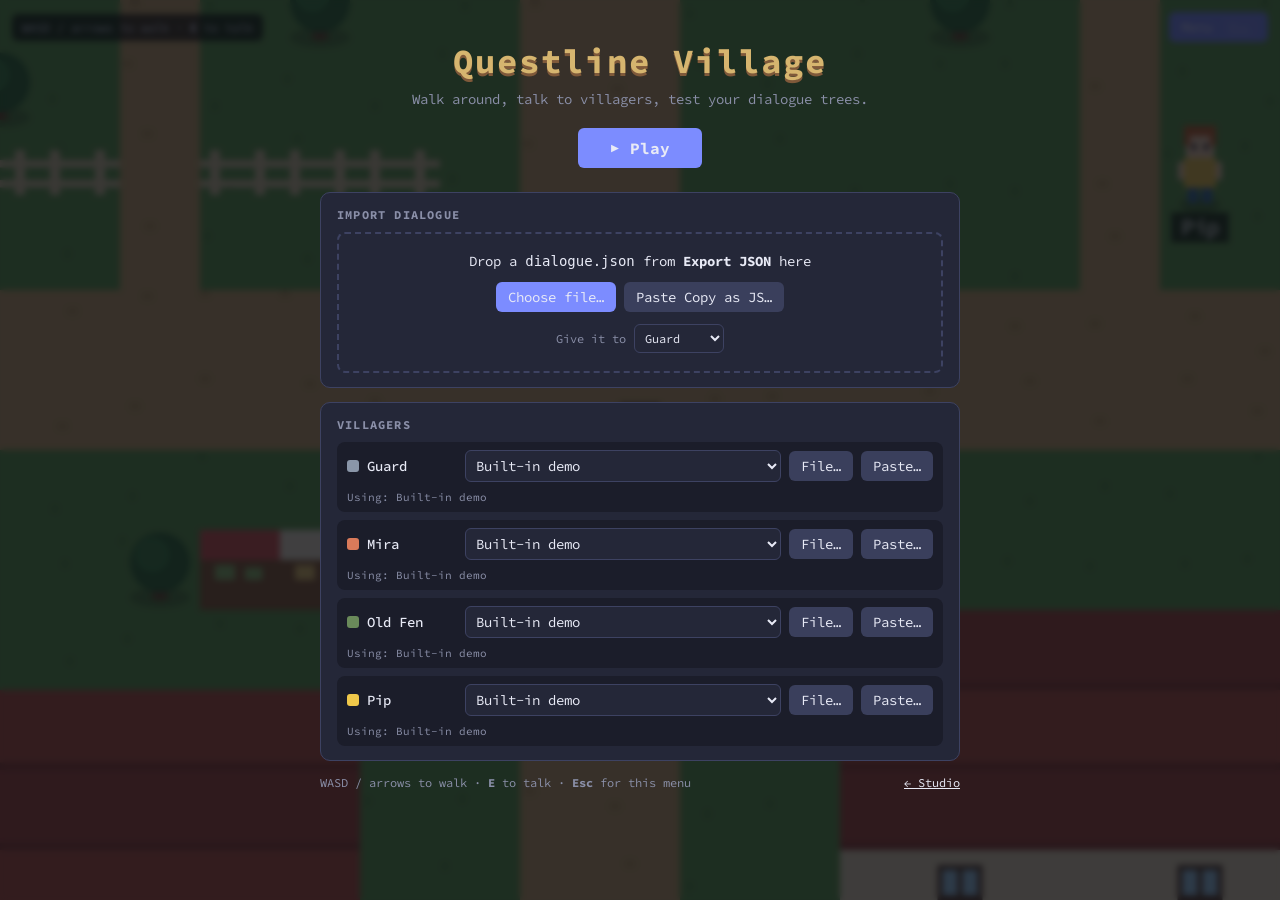
<file: game/index.html>
<!doctype html>
<html lang="en">
<head>
<meta charset="utf-8">
<meta name="viewport" content="width=device-width, initial-scale=1">
<title>Questline Village</title>
<link rel="preconnect" href="https://fonts.googleapis.com">
<link rel="preconnect" href="https://fonts.gstatic.com" crossorigin>
<link rel="stylesheet" href="https://fonts.googleapis.com/css2?family=Source+Code+Pro:wght@400;500;700&display=swap">
<style>
:root {
  --font:'Source Code Pro', ui-monospace, Menlo, Consolas, monospace;
  --bg:#1b1d2a; --panel:#242738; --border:#3d4262; --ghost:#3a3f5c; --field:#1b1d2a;
  --text:#e8eaf6; --muted:#8a8fa8; --accent:#7c8cff; --gold:#d6b56f; --bad:#ff6b81; --good:#5fd38d; --warn:#f0b35a;
}
* { box-sizing:border-box; }
html, body { margin:0; height:100%; overflow:hidden; background:var(--bg); color:var(--text); font:14px var(--font); }
canvas { display:block; width:100vw; height:100vh; image-rendering:pixelated; }
button { font:inherit; color:var(--text); background:var(--accent); border:0; border-radius:6px; padding:6px 12px; cursor:pointer; }
button:hover { filter:brightness(1.12); }
button.ghost { background:var(--ghost); }
kbd { font:inherit; font-size:11px; padding:0 4px; border:1px solid #fff5; border-radius:3px; margin-left:4px; opacity:.8; }

#hud { position:fixed; top:12px; left:12px; right:12px; display:flex; gap:10px; align-items:center; pointer-events:none; }
#hud > * { pointer-events:auto; }
.hud-keys { background:#000a; padding:6px 10px; border-radius:6px; font-size:12px; color:#d8dbef; margin-right:auto; }


#dlg { position:fixed; left:50%; bottom:20px; transform:translateX(-50%); width:min(720px, calc(100vw - 32px));
  background:#151724f2; border:2px solid var(--border); border-radius:10px; padding:14px 18px 10px; box-shadow:0 10px 40px #0009; }
.dlg-head { display:flex; justify-content:space-between; align-items:baseline; margin-bottom:6px; }
#dlgWho { color:var(--gold); font-weight:700; letter-spacing:.04em; }
#dlgNode { color:var(--muted); font-size:11px; }
#dlgText { margin:0 0 10px; line-height:1.55; min-height:2.6em; font-size:15px; white-space:pre-wrap; }
#dlgOpts { display:flex; flex-direction:column; gap:4px; }
.opt { text-align:left; background:transparent; border:1px solid transparent; padding:6px 10px; border-radius:6px; }
.opt:hover, .opt.sel { background:var(--ghost); border-color:var(--accent); filter:none; }
.opt .num { color:var(--muted); margin-right:8px; }
.opt.dead { color:var(--bad); }
.end { color:var(--muted); font-style:italic; padding:4px 10px; }
.warn { color:var(--bad); }
.dlg-hint { color:var(--muted); font-size:11px; text-align:right; margin-top:6px; }

#menu { position:fixed; inset:0; z-index:5; background:#0b0d16c4; backdrop-filter:blur(3px); overflow:auto; padding:40px 16px; display:flex; justify-content:center; align-items:flex-start; }
#menu[hidden] { display:none; }
.menu-box { width:min(640px, 100%); }
.menu-title { text-align:center; }
.menu-title h1 { margin:0; font-size:34px; color:var(--gold); letter-spacing:.06em; text-shadow:0 3px 0 #7f593a; }
.sub { color:var(--muted); margin:8px 0 0; }
.play { display:block; margin:20px auto 24px; font-size:16px; font-weight:700; padding:10px 32px; }
.card { background:var(--panel); border:1px solid var(--border); border-radius:10px; padding:14px 16px; margin-bottom:14px; }
.card h2 { margin:0 0 10px; font-size:12px; text-transform:uppercase; letter-spacing:.1em; color:var(--muted); }
.drop { border:2px dashed var(--border); border-radius:8px; padding:18px 12px; text-align:center; display:flex; flex-direction:column; gap:12px; align-items:center; }
.drop.over { border-color:var(--accent); background:#7c8cff14; }
.drop { transition:border-color .3s, background .3s; }
.drop.ok { border-color:var(--good); background:#5fd38d14; }
.drop.bad { border-color:var(--bad); background:#ff6b8114; }
.import-status { margin:0; font-size:13px; line-height:1.5; }
.import-status:empty { display:none; }
.import-status.ok { color:var(--good); }
.import-status.bad { color:var(--bad); }
.import-status .warn-line { display:block; color:var(--warn); font-size:12px; }
@keyframes flash { from { box-shadow:0 0 0 2px var(--good); background:#5fd38d22; } to { box-shadow:0 0 0 2px transparent; } }
#npcList li.flash { animation:flash 1.8s ease-out; }
.drop-actions { display:flex; gap:8px; flex-wrap:wrap; justify-content:center; }
.give { color:var(--muted); font-size:12px; display:flex; gap:8px; align-items:center; }
.menu-foot { display:flex; justify-content:space-between; gap:12px; flex-wrap:wrap; color:var(--muted); font-size:12px; }
.menu-foot a { color:var(--text); }
.modal { z-index:10; position:fixed; inset:0; background:#0009; display:flex; align-items:center; justify-content:center; padding:16px; }
.modal[hidden], #dlg[hidden] { display:none; }
.modal-box { background:var(--panel); border:1px solid var(--border); border-radius:10px; padding:18px 20px; width:min(620px, 100%); max-height:90vh; overflow:auto; }
.modal-box h2 { margin:0 0 10px; font-size:16px; display:flex; justify-content:space-between; align-items:center; }
.note { color:var(--muted); font-size:12px; line-height:1.5; }
code { color:var(--text); }
#npcList { list-style:none; margin:0; padding:0; display:flex; flex-direction:column; gap:8px; }
#npcList li { display:grid; grid-template-columns:110px 1fr auto auto; gap:8px; align-items:center; background:var(--field); padding:8px 10px; border-radius:8px; }
#npcList .who { display:flex; align-items:center; gap:8px; font-weight:500; }
#npcList .dot { width:12px; height:12px; border-radius:3px; flex:none; }
#npcList .info { grid-column:1 / -1; color:var(--muted); font-size:11px; }
#npcList .info.bad { color:var(--bad); }
select { font:inherit; color:var(--text); background:var(--panel); border:1px solid var(--border); border-radius:6px; padding:5px 6px; min-width:0; }
textarea { width:100%; height:240px; font:12px var(--font); color:var(--text); background:var(--field); border:1px solid var(--border); border-radius:6px; padding:8px; resize:vertical; }
.err { color:var(--bad); font-size:12px; min-height:1em; }
.actions { display:flex; justify-content:flex-end; gap:8px; }

@media (max-width:560px) {
  .hud-keys { display:none; }
  #hud { justify-content:flex-end; }
  #npcList li { grid-template-columns:1fr auto auto; }
  #npcList .who { grid-column:1 / -1; }
}
</style>
</head>
<body>
<canvas id="game"></canvas>

<div id="hud">
  <span class="hud-keys">WASD / arrows to walk · <b>E</b> to talk</span>
  <button id="menuBtn">Menu <kbd>Esc</kbd></button>
</div>


<div id="dlg" hidden>
  <div class="dlg-head"><span id="dlgWho"></span><span id="dlgNode" title="Node id in Questline"></span></div>
  <p id="dlgText"></p>
  <div id="dlgOpts"></div>
  <div class="dlg-hint" id="dlgHint"></div>
</div>

<div id="menu">
  <div class="menu-box">
    <div class="menu-title">
      <h1>Questline Village</h1>
      <p class="sub">Walk around, talk to villagers, test your dialogue trees.</p>
    </div>
    <button id="playBtn" class="play">▶ Play</button>

    <section class="card">
      <h2>Import dialogue</h2>
      <div class="drop" id="drop">
        <span>Drop a <code>dialogue.json</code> from <b>Export JSON</b> here</span>
        <div class="drop-actions">
          <button id="chooseFile">Choose file…</button>
          <button class="ghost" id="pasteBtn">Paste Copy as JS…</button>
        </div>
        <label class="give">Give it to <select id="importTarget"></select></label>
        <p class="import-status" id="importStatus" role="status" aria-live="polite"></p>
      </div>
    </section>

    <section class="card">
      <h2>Villagers</h2>
      <ul id="npcList"></ul>
    </section>

    <p class="menu-foot"><span>WASD / arrows to walk · <b>E</b> to talk · <b>Esc</b> for this menu</span><a href="../index.html">← Studio</a></p>
  </div>
</div>

<div id="pasteModal" class="modal" hidden>
  <div class="modal-box" role="dialog" aria-labelledby="pasteTitle">
    <h2 id="pasteTitle">Paste dialogue</h2>
    <textarea id="pasteText" spellcheck="false" placeholder='const dialogue = { "start": "n1", "nodes": { ... } };'></textarea>
    <p class="err" id="pasteErr"></p>
    <div class="actions"><button class="ghost" id="pasteCancel">Cancel</button><button id="pasteOk">Use this dialogue</button></div>
  </div>
</div>

<input type="file" id="importFile" accept=".json,application/json" hidden>
<script>
/* Questline Village: a tiny top-down test game for dialogue trees made in the studio.
   Kept as one self-contained file so it runs from a server, a double-click, or a file preview.
   Reads the studio's export format { start, nodes: { id: { speaker, text, choices: [{ text, next }] } } }
   and the studio's own saved format (choices use `to` instead of `next`). */
const $ = s => document.querySelector(s);
const STUDIO_KEY = 'npc-dialogue-studio-v1';        // autosave in js/state.js
const STUDIO_SAVES_KEY = 'npc-dialogue-studio-saves-v1'; // named saves in js/saves.js
const GAME_KEY = 'questline-game-v1';
const T = 32; // tile size in world pixels

/* ---------- Built-in demo dialogues (export format) ---------- */
const BUILTIN = {
  guard: { start: 'n1', nodes: {
    n1: { speaker: 'Guard', text: 'Halt! State your business in Eldoria.', choices: [{ text: 'I seek the king.', next: 'n2' }, { text: 'Just passing through.', next: 'n3' }] },
    n2: { speaker: 'Guard', text: 'The king sees no one today. Come back tomorrow.', choices: [] },
    n3: { speaker: 'Guard', text: 'Then move along, traveler. And keep your sword sheathed.', choices: [] },
  } },
  mira: { start: 'a', nodes: {
    a: { speaker: 'Mira', text: 'Fresh bread, dried herbs, slightly-used rope! What catches your eye?', choices: [{ text: 'What do you recommend?', next: 'b' }, { text: 'Heard any rumours?', next: 'c' }, { text: 'Nothing today.', next: null }] },
    b: { speaker: 'Mira', text: 'The honey loaf. Old Fen swears it\'s the only thing the river fish won\'t steal.', choices: [{ text: 'I\'ll take one.', next: 'd' }, { text: 'Back to the stall.', next: 'a' }] },
    c: { speaker: 'Mira', text: 'They say something glows under the bridge at night. Fen won\'t talk about it.', choices: [{ text: 'Interesting...', next: 'a' }] },
    d: { speaker: 'Mira', text: 'Pleasure doing business! Mind the crumbs.', choices: [] },
  } },
  fen: { start: 'f1', nodes: {
    f1: { speaker: 'Old Fen', text: '...Shh. You\'ll scare the fish.', choices: [{ text: 'Caught anything?', next: 'f2' }, { text: 'What glows under the bridge?', next: 'f3' }] },
    f2: { speaker: 'Old Fen', text: 'A boot, two sticks, and a deep sense of patience.', choices: [{ text: 'Good luck.', next: null }] },
    f3: { speaker: 'Old Fen', text: '*long stare* ...Who told you that? Mira? Of course it was Mira.', choices: [{ text: 'So it\'s true?', next: 'f4' }, { text: 'Never mind.', next: null }] },
    f4: { speaker: 'Old Fen', text: 'Come back when you\'ve got a better story of your own.', choices: [] },
  } },
  pip: { start: 'p1', nodes: {
    p1: { speaker: 'Pip', text: 'Wanna play tag? You\'re it! ...Wait, you can\'t run. That\'s no fun.', choices: [{ text: 'I can run!', next: 'p2' }, { text: 'Maybe later.', next: 'p3' }] },
    p2: { speaker: 'Pip', text: 'Prove it! Run around the whole village and come back!', choices: [] },
    p3: { speaker: 'Pip', text: 'Grown-ups always say that.', choices: [] },
  } },
};

/* ---------- Map ---------- */
const MW = 40, MH = 28;
const SOLID = new Set(['#', '~', 'R', 'H', 'D', 'F', 'S', 'W']);
const map = Array.from({ length: MH }, () => Array(MW).fill('.'));
const set = (x, y, c) => { if (x >= 0 && y >= 0 && x < MW && y < MH) map[y][x] = c; };
const rect = (x, y, w, h, c) => { for (let j = y; j < y + h; j++) for (let i = x; i < x + w; i++) set(i, j, c); };
const hash = (x, y) => { let h = x * 374761393 + y * 668265263; h = (h ^ (h >> 13)) * 1274126177; return ((h ^ (h >> 16)) >>> 0) / 4294967295; };

function house(x, y, w, h) {
  rect(x, y, w, h - 2, 'R');      // roof
  rect(x, y + h - 2, w, 2, 'H');  // walls
  set(x + 1, y + h - 2, 'W'); set(x + w - 2, y + h - 2, 'W'); // windows
  set(x + (w >> 1), y + h - 1, 'D'); // door
  return { door: [x + (w >> 1), y + h] };
}

(function buildMap() {
  rect(0, 0, MW, MH, '.');
  rect(28, 0, 3, MH, '~');                 // river
  rect(2, 13, 34, 2, '=');                 // main road
  rect(28, 13, 3, 2, 'B');                 // bridge
  rect(12, 4, 2, 21, '=');                 // north-south road
  for (const [hx, hy, w, h] of [[4, 4, 6, 5], [16, 3, 7, 6], [16, 17, 6, 5], [4, 18, 6, 5]]) {
    const { door } = house(hx, hy, w, h);
    for (let y = door[1]; y < 13; y++) set(door[0], y, '=');   // north houses: path up to the main road
    for (let y = door[1]; y > 14 && y <= 24; y++) set(door[0], y, '='); // south houses: path down to the lane
  }
  rect(4, 24, 17, 1, '=');                 // southern lane
  rect(8, 16, 3, 1, 'S');                  // market stall
  rect(2, 11, 9, 1, 'F'); set(7, 11, '='); // garden fence, gap at the path
  // scatter trees and flowers on open grass, keeping roads clear
  rect(34, 6, 3, 3, ',');                  // flower clearing in the forest
  for (let y = 0; y < MH; y++) for (let x = 0; x < MW; x++) {
    if (map[y][x] !== '.') continue;
    const edge = x < 1 || y < 1 || x >= MW - 1 || y >= MH - 1;
    const nearRoad = [[0, 1], [0, -1], [1, 0], [-1, 0]].some(([dx, dy]) => (map[y + dy] || [])[x + dx] === '=');
    const forest = x > 31 && !(x >= 34 && x <= 36 && y >= 6 && y <= 8);
    const r = hash(x, y);
    if (edge || (!nearRoad && r < (forest ? 0.32 : 0.05))) map[y][x] = '#';
    else if (r > 0.93) map[y][x] = ',';
  }
  // keep trees off the NPCs and the spots around them
  for (const [x, y] of [[26, 12], [11, 16], [27, 6], [20, 11]])
    for (let j = y - 1; j <= y + 1; j++) for (let i = x - 1; i <= x + 1; i++) if (map[j][i] === '#' || map[j][i] === ',') map[j][i] = '.';
})();

const solidAt = (px, py) => {
  const x = Math.floor(px / T), y = Math.floor(py / T);
  return x < 0 || y < 0 || x >= MW || y >= MH || SOLID.has(map[y][x]);
};

/* ---------- Characters ---------- */
const player = { x: 13 * T + 4, y: 15 * T, dir: 'down', step: 0, moving: false,
  look: { shirt: '#7c8cff', pants: '#3b3f63', hair: '#5a3a22', skin: '#f2c9a0' } };

const NPCS = [
  { id: 'guard', name: 'Guard', x: 26, y: 12, dir: 'right', look: { shirt: '#8a96a8', pants: '#4a5060', hair: '#9aa4b4', skin: '#e8b98f', helmet: true } },
  { id: 'mira',  name: 'Mira',  x: 11, y: 16, dir: 'down',    look: { shirt: '#d97a5a', pants: '#6b3c3c', hair: '#2b1b14', skin: '#c98d62' } },
  { id: 'fen',   name: 'Old Fen', x: 27, y: 6, dir: 'right', look: { shirt: '#6a8a5a', pants: '#4c4030', hair: '#dddddd', skin: '#e6b48c' } },
  { id: 'pip',   name: 'Pip',   x: 20, y: 11, dir: 'down',  look: { shirt: '#f0c84a', pants: '#3a6ea5', hair: '#c4622d', skin: '#f5d0ae' }, small: true },
].map(n => ({ ...n, x: n.x * T + 4, y: n.y * T + 8, homeDir: n.dir }));

const W_BOX = 24, H_BOX = 14; // collision box at the feet
function blocked(x, y, self) {
  const pts = [[x, y], [x + W_BOX, y], [x, y + H_BOX], [x + W_BOX, y + H_BOX]];
  if (pts.some(([px, py]) => solidAt(px, py + 10))) return true;
  return NPCS.some(n => n !== self && x < n.x + W_BOX && x + W_BOX > n.x && y < n.y + H_BOX && y + H_BOX > n.y);
}

/* ---------- Dialogue sources ---------- */
function readJSON(key, fallback) { try { return JSON.parse(localStorage.getItem(key)) ?? fallback; } catch (e) { return fallback; } }
let assign = readJSON(GAME_KEY, {});
function saveAssign() { try { localStorage.setItem(GAME_KEY, JSON.stringify(assign)); } catch (e) {} }
// If the studio's story is readable (same browser storage), the guard plays it by default; otherwise demo lines.
const sourceOf = npc => assign[npc.id]?.src || (npc.id === 'guard' && readJSON(STUDIO_KEY, null) ? 'current' : 'builtin');

/* Accept the export format, the studio's saved format, or "Copy as JS" text. */
function normalize(raw) {
  if (typeof raw === 'string') {
    const s = raw.trim().replace(/^(const|let|var)\s+\w+\s*=\s*/, '').replace(/;\s*$/, '');
    raw = JSON.parse(s);
  }
  if (!raw || typeof raw.nodes !== 'object') throw new Error('no "nodes" object found');
  const nodes = {};
  for (const [id, n] of Object.entries(raw.nodes))
    nodes[id] = { speaker: n.speaker || '', text: n.text || '',
      choices: (n.choices || []).map(c => ({ text: c.text || '', next: c.next ?? c.to ?? null })) };
  const start = raw.start in nodes ? raw.start : Object.keys(nodes)[0];
  if (!start) throw new Error('the story has no nodes');
  return { start, nodes };
}

/* Resolve an NPC's dialogue right when you talk, so studio edits show up without reloading. */
function dialogueFor(npc) {
  const src = sourceOf(npc);
  try {
    if (src === 'current') {
      const d = readJSON(STUDIO_KEY, null);
      if (d) return { tree: normalize(d), label: 'Current Questline story' };
      return { tree: BUILTIN[npc.id], label: 'Built-in (no studio story found yet)' };
    }
    if (src.startsWith('save:')) {
      const slot = readJSON(STUDIO_SAVES_KEY, []).find(s => s.name === src.slice(5));
      if (slot) return { tree: normalize(slot.data), label: `Save "${slot.name}"` };
      return { tree: BUILTIN[npc.id], label: `Save "${src.slice(5)}" is missing, using built-in` };
    }
    if (src === 'custom' && assign[npc.id]?.data) return { tree: normalize(assign[npc.id].data), label: assign[npc.id].name || 'Imported' };
  } catch (e) {
    return { tree: BUILTIN[npc.id], label: `Couldn't read dialogue (${e.message}), using built-in`, bad: true };
  }
  return { tree: BUILTIN[npc.id], label: 'Built-in demo' };
}

/* ---------- Dialogue box ---------- */
const dlg = $('#dlg'), dlgWho = $('#dlgWho'), dlgNode = $('#dlgNode'), dlgText = $('#dlgText'), dlgOpts = $('#dlgOpts'), dlgHint = $('#dlgHint');
let talk = null; // { npc, tree, id, typing, sel, ended }

function startTalk(npc) {
  const { tree } = dialogueFor(npc);
  // Face each other
  const dx = player.x - npc.x, dy = player.y - npc.y;
  npc.dir = Math.abs(dx) > Math.abs(dy) ? (dx > 0 ? 'right' : 'left') : (dy > 0 ? 'down' : 'up');
  talk = { npc, tree, id: null, typing: null, sel: 0, ended: false };
  dlg.hidden = false;
  show(tree.start);
}

function endTalk() {
  if (!talk) return;
  clearInterval(talk.typing?.timer);
  talk.npc.dir = talk.npc.homeDir;
  talk = null; dlg.hidden = true;
}

function show(id) {
  const n = talk.tree.nodes[id];
  talk.id = id; talk.sel = 0; talk.ended = false;
  dlgOpts.innerHTML = '';
  dlgNode.textContent = id ?? '';
  if (!n) {
    dlgWho.textContent = talk.npc.name;
    dlgText.innerHTML = `<span class="warn">(missing node "${esc(id)}" — a choice points somewhere that doesn't exist)</span>`;
    return finishNode([]);
  }
  dlgWho.textContent = n.speaker || talk.npc.name;
  typeOut(n.text || '…', () => finishNode(n.choices));
}

function typeOut(text, done) {
  let i = 0;
  dlgText.textContent = '';
  dlgHint.textContent = 'E / Space to skip';
  const timer = setInterval(() => {
    dlgText.textContent = text.slice(0, ++i);
    if (i >= text.length) talk.typing.finish();
  }, 1000 / 55);
  talk.typing = { timer, finish() { clearInterval(timer); talk.typing = null; dlgText.textContent = text; done(); } };
}

function finishNode(choices) {
  if (!choices.length) {
    talk.ended = true;
    dlgOpts.innerHTML = '<div class="end">— end of conversation —</div>';
    dlgHint.textContent = 'E / Space to close';
    return;
  }
  choices.forEach((c, i) => {
    const b = document.createElement('button');
    const dead = c.next && !talk.tree.nodes[c.next];
    b.className = 'opt' + (dead ? ' dead' : '');
    b.title = dead ? `Points to missing node "${c.next}"` : c.next ? `→ ${c.next}` : 'Ends the conversation';
    b.innerHTML = `<span class="num">${i + 1}.</span>${esc(c.text || '(empty reply)')}`;
    b.onclick = () => pick(i);
    b.onmouseenter = () => { talk.sel = i; highlight(); };
    dlgOpts.appendChild(b);
  });
  dlgHint.textContent = '↑↓ / 1–9 to choose · E to confirm · Esc to leave';
  highlight();
}

function highlight() { [...dlgOpts.querySelectorAll('.opt')].forEach((b, i) => b.classList.toggle('sel', i === talk.sel)); }

function pick(i) {
  const c = talk.tree.nodes[talk.id]?.choices[i];
  if (!c) return;
  if (c.next == null || c.next === '') endTalk(); else show(c.next);
}

function esc(s) { return String(s).replace(/&/g, '&amp;').replace(/</g, '&lt;').replace(/"/g, '&quot;'); }

dlg.addEventListener('click', e => { if (!e.target.closest('.opt')) talk?.typing?.finish(); });

let walkTarget = null;

/* ---------- Main menu ---------- */
const menu = $('#menu'), npcList = $('#npcList'), importFile = $('#importFile'), importTarget = $('#importTarget'), drop = $('#drop');
let importFor = [];   // villagers the next imported/pasted dialogue goes to
let started = false;

importTarget.innerHTML = NPCS.map(n => `<option value="${n.id}">${esc(n.name)}</option>`).join('') + '<option value="*">Everyone</option>';
const chosenTargets = () => importTarget.value === '*' ? NPCS : NPCS.filter(n => n.id === importTarget.value);

function renderMenu() {
  const saves = readJSON(STUDIO_SAVES_KEY, []);
  const hasCurrent = !!readJSON(STUDIO_KEY, null);
  npcList.innerHTML = '';
  for (const npc of NPCS) {
    const src = sourceOf(npc);
    const opts = [['builtin', 'Built-in demo'], ['current', 'Current Questline story' + (hasCurrent ? '' : ' (none found)')],
      ...saves.map(s => ['save:' + s.name, 'Save: ' + s.name])];
    if (assign[npc.id]?.data) opts.push(['custom', 'Imported: ' + (assign[npc.id].name || 'file')]);
    if (src.startsWith('save:') && !opts.some(o => o[0] === src)) opts.push([src, src.slice(5) + ' (missing)']);
    const { label, bad } = dialogueFor(npc);
    const li = document.createElement('li');
    li.dataset.id = npc.id;
    li.innerHTML = `<span class="who"><span class="dot" style="background:${npc.look.shirt}"></span>${esc(npc.name)}</span>
      <select>${opts.map(([v, t]) => `<option value="${esc(v)}"${v === src ? ' selected' : ''}>${esc(t)}</option>`).join('')}</select>
      <button class="ghost" data-act="file">File…</button><button class="ghost" data-act="paste">Paste…</button>
      <span class="info${bad ? ' bad' : ''}">Using: ${esc(label)}</span>`;
    li.querySelector('select').onchange = e => { assign[npc.id] = { ...assign[npc.id], src: e.target.value }; saveAssign(); renderMenu(); };
    li.querySelector('[data-act=file]').onclick = () => { importFor = [npc]; importFile.click(); };
    li.querySelector('[data-act=paste]').onclick = () => openPaste([npc]);
    npcList.appendChild(li);
  }
}

/* Feedback for imports: a status line in the import box, plus a flash on the villagers that changed. */
const importStatus = $('#importStatus');
function showImport(ok, html) {
  importStatus.className = 'import-status ' + (ok ? 'ok' : 'bad');
  importStatus.innerHTML = html;
  drop.classList.remove('ok', 'bad'); void drop.offsetWidth; drop.classList.add(ok ? 'ok' : 'bad');
}

function setCustom(npcs, data, name) {
  const tree = normalize(data); // throws if invalid
  for (const npc of npcs) assign[npc.id] = { src: 'custom', data, name };
  saveAssign(); renderMenu();
  for (const npc of npcs) npcList.querySelector(`[data-id="${npc.id}"]`)?.classList.add('flash');
  const count = Object.keys(tree.nodes).length;
  const broken = Object.values(tree.nodes).flatMap(n => n.choices).filter(c => c.next && !tree.nodes[c.next]).length;
  const who = npcs.length === NPCS.length ? 'everyone' : npcs.map(n => n.name).join(', ');
  showImport(true, `✓ Imported <b>${esc(name)}</b> → ${esc(who)} · ${count} node${count === 1 ? '' : 's'}, starts at "${esc(tree.start)}"` +
    (broken ? `<span class="warn-line">⚠ ${broken} choice${broken === 1 ? ' points' : 's point'} to a missing node</span>` : ''));
}

async function importFromFile(f, npcs) {
  if (!f) return;
  try { setCustom(npcs, JSON.parse(await f.text()), f.name); }
  catch (err) { showImport(false, `✕ Couldn't import <b>${esc(f.name)}</b>: ${esc(err.message)}`); }
}
importFile.onchange = e => { const f = e.target.files[0]; e.target.value = ''; importFromFile(f, importFor); };
$('#chooseFile').onclick = () => { importFor = chosenTargets(); importFile.click(); };
$('#pasteBtn').onclick = () => openPaste(chosenTargets());

// Drag a file anywhere onto the menu
menu.addEventListener('dragover', e => { e.preventDefault(); drop.classList.add('over'); });
menu.addEventListener('dragleave', e => { if (!menu.contains(e.relatedTarget)) drop.classList.remove('over'); });
menu.addEventListener('drop', e => { e.preventDefault(); drop.classList.remove('over'); importFromFile(e.dataTransfer.files[0], chosenTargets()); });

const pasteModal = $('#pasteModal'), pasteText = $('#pasteText'), pasteErr = $('#pasteErr');
let pasteFor = [];
function openPaste(npcs) { pasteFor = npcs; pasteText.value = ''; pasteErr.textContent = ''; pasteModal.hidden = false; pasteText.focus(); }
$('#pasteCancel').onclick = () => { pasteModal.hidden = true; };
$('#pasteOk').onclick = () => {
  try { setCustom(pasteFor, normalize(pasteText.value), 'pasted dialogue'); pasteModal.hidden = true; }
  catch (err) { pasteErr.textContent = 'Not a valid dialogue: ' + err.message; }
};

function openMenu() { endTalk(); keys.clear(); walkTarget = null; renderMenu(); menu.hidden = false; }
function play() { started = true; $('#playBtn').textContent = '▶ Resume'; menu.hidden = true; }
$('#playBtn').onclick = play;
$('#menuBtn').onclick = openMenu;


/* ---------- Input ---------- */
const keys = new Set();
const anyModal = () => !menu.hidden || !pasteModal.hidden;
window.addEventListener('keydown', e => {
  if (!pasteModal.hidden) { if (e.key === 'Escape') pasteModal.hidden = true; return; }
  if (!menu.hidden) {
    if (e.key === 'Escape' && started) play();
    else if (e.key === 'Enter' && e.target === document.body) play();
    return;
  }
  const k = e.key.toLowerCase();
  if (talk) {
    const count = dlgOpts.querySelectorAll('.opt').length;
    if (['e', ' ', 'enter'].includes(k)) {
      e.preventDefault();
      if (talk.typing) talk.typing.finish();
      else if (talk.ended) endTalk();
      else if (count) pick(talk.sel);
    } else if (k === 'escape') endTalk();
    else if (k === 'tab') { e.preventDefault(); openMenu(); }
    else if ((k === 'arrowdown' || k === 's') && count) { talk.sel = (talk.sel + 1) % count; highlight(); e.preventDefault(); }
    else if ((k === 'arrowup' || k === 'w') && count) { talk.sel = (talk.sel + count - 1) % count; highlight(); e.preventDefault(); }
    else if (/^[1-9]$/.test(k) && !talk.typing && +k <= count) pick(+k - 1);
    return;
  }
  if (k === 'escape' || k === 'tab') { e.preventDefault(); openMenu(); return; }
  if (k === 'e' || k === ' ' || k === 'enter') { const n = nearbyNpc(); if (n) { e.preventDefault(); startTalk(n); } return; }
  if (k.startsWith('arrow') || 'wasd'.includes(k)) e.preventDefault();
  keys.add(k);
});
window.addEventListener('keyup', e => keys.delete(e.key.toLowerCase()));
window.addEventListener('blur', () => keys.clear());

// Click/tap an NPC next to you to talk; tap the ground to walk there.
const canvas = $('#game'), ctx = canvas.getContext('2d');
canvas.addEventListener('pointerdown', e => {
  if (talk) { talk.typing?.finish(); if (talk.ended) endTalk(); return; }
  const wx = e.clientX / scale + cam.x, wy = e.clientY / scale + cam.y;
  const hit = NPCS.find(n => wx > n.x - 4 && wx < n.x + W_BOX + 4 && wy > n.y - 26 && wy < n.y + H_BOX + 10);
  if (hit && hit === nearbyNpc()) return startTalk(hit);
  walkTarget = { x: wx - W_BOX / 2, y: wy - H_BOX / 2, npc: hit };
});

function nearbyNpc() {
  let best = null, bestD = 46;
  for (const n of NPCS) {
    const d = Math.hypot(n.x - player.x, n.y - player.y);
    if (d < bestD) { best = n; bestD = d; }
  }
  return best;
}

/* ---------- Update & render ---------- */
let scale = 2, cam = { x: 0, y: 0 };
function resize() {
  const dpr = window.devicePixelRatio || 1;
  canvas.width = innerWidth * dpr; canvas.height = innerHeight * dpr;
  scale = Math.max(1.5, Math.min(3, Math.min(innerWidth / (16 * T), innerHeight / (11 * T))));
  ctx.setTransform(dpr, 0, 0, dpr, 0, 0);
}
addEventListener('resize', resize); resize();

const SPEED = 130; // px per second
function update(dt) {
  let dx = 0, dy = 0;
  if (!talk && !anyModal()) {
    if (keys.has('arrowleft') || keys.has('a')) dx -= 1;
    if (keys.has('arrowright') || keys.has('d')) dx += 1;
    if (keys.has('arrowup') || keys.has('w')) dy -= 1;
    if (keys.has('arrowdown') || keys.has('s')) dy += 1;
    if (dx || dy) walkTarget = null;
    else if (walkTarget) {
      const tx = walkTarget.x - player.x, ty = walkTarget.y - player.y, d = Math.hypot(tx, ty);
      if (walkTarget.npc && walkTarget.npc === nearbyNpc()) { const n = walkTarget.npc; walkTarget = null; startTalk(n); }
      else if (d < 3) walkTarget = null;
      else { dx = tx / d; dy = ty / d; }
    }
  }
  player.moving = !!(dx || dy);
  if (player.moving) {
    const len = Math.hypot(dx, dy), sx = dx / len * SPEED * dt, sy = dy / len * SPEED * dt;
    const bx = player.x, by = player.y;
    if (!blocked(player.x + sx, player.y, player)) player.x += sx;
    if (!blocked(player.x, player.y + sy, player)) player.y += sy;
    if (walkTarget && player.x === bx && player.y === by) walkTarget = null; // stuck: give up
    player.dir = Math.abs(dx) > Math.abs(dy) ? (dx > 0 ? 'right' : 'left') : (dy > 0 ? 'down' : 'up');
    player.step += dt * 10;
  } else player.step = 0;

  const vw = innerWidth / scale, vh = innerHeight / scale;
  cam.x = Math.max(0, Math.min(MW * T - vw, player.x + W_BOX / 2 - vw / 2));
  cam.y = Math.max(0, Math.min(MH * T - vh, player.y - vh / 2));
  if (MW * T < vw) cam.x = (MW * T - vw) / 2;
  if (MH * T < vh) cam.y = (MH * T - vh) / 2;
}

function drawTile(c, x, y, t) {
  const px = x * T, py = y * T, r = hash(x, y);
  const grass = () => { ctx.fillStyle = r < 0.5 ? '#5d9a4a' : '#61a04e'; ctx.fillRect(px, py, T, T);
    ctx.fillStyle = '#4f8a3e'; ctx.fillRect(px + (r * 23 | 0), py + (r * 97 % 27 | 0), 2, 3); };
  switch (c) {
    case '.': grass(); break;
    case ',': grass();
      ctx.fillStyle = r > 0.965 ? '#f4e36b' : '#f28fb0';
      ctx.fillRect(px + 8, py + 10, 4, 4); ctx.fillRect(px + 20, py + 18, 4, 4); ctx.fillRect(px + 13, py + 22, 3, 3); break;
    case '=': ctx.fillStyle = '#c9a66b'; ctx.fillRect(px, py, T, T);
      ctx.fillStyle = '#b8955c'; ctx.fillRect(px + (r * 25 | 0), py + (r * 71 % 25 | 0), 4, 3); break;
    case '~': {
      ctx.fillStyle = '#3d7fc4'; ctx.fillRect(px, py, T, T);
      ctx.fillStyle = '#6aa6e0';
      const o = Math.sin(t * 2 + x + y * 0.7) * 4;
      ctx.fillRect(px + 6 + o, py + 8, 10, 2); ctx.fillRect(px + 16 - o, py + 22, 8, 2); break; }
    case 'B': ctx.fillStyle = '#3d7fc4'; ctx.fillRect(px, py, T, T);
      ctx.fillStyle = '#9b6b3e'; ctx.fillRect(px, py, T, T);
      ctx.fillStyle = '#7d5230'; for (let i = 0; i < T; i += 8) ctx.fillRect(px + i, py, 1, T);
      if (map[y - 1]?.[x] !== 'B') { ctx.fillStyle = '#5b3a20'; ctx.fillRect(px, py, T, 4); }
      if (map[y + 1]?.[x] !== 'B') { ctx.fillStyle = '#5b3a20'; ctx.fillRect(px, py + T - 4, T, 4); } break;
    case '#': grass();
      ctx.fillStyle = '#00000030'; ctx.beginPath(); ctx.ellipse(px + 16, py + 27, 12, 4, 0, 0, 7); ctx.fill();
      ctx.fillStyle = '#6b4a2b'; ctx.fillRect(px + 13, py + 18, 6, 10);
      ctx.fillStyle = '#2f6b34'; ctx.beginPath(); ctx.arc(px + 16, py + 13, 12, 0, 7); ctx.fill();
      ctx.fillStyle = '#3c8442'; ctx.beginPath(); ctx.arc(px + 13, py + 10, 7, 0, 7); ctx.fill(); break;
    case 'R': ctx.fillStyle = (y % 2) ? '#a8463a' : '#b8503f'; ctx.fillRect(px, py, T, T);
      ctx.fillStyle = '#8e3a30'; ctx.fillRect(px, py + T - 3, T, 3); break;
    case 'H': case 'W': case 'D':
      ctx.fillStyle = '#e8d8b8'; ctx.fillRect(px, py, T, T);
      ctx.fillStyle = '#cbb894'; ctx.fillRect(px, py + T - 2, T, 2);
      if (c === 'W') { ctx.fillStyle = '#5a4030'; ctx.fillRect(px + 7, py + 6, 18, 14); ctx.fillStyle = '#9fd0f0'; ctx.fillRect(px + 9, py + 8, 14, 10); ctx.fillStyle = '#5a4030'; ctx.fillRect(px + 15, py + 8, 2, 10); }
      if (c === 'D') { ctx.fillStyle = '#6b4226'; ctx.fillRect(px + 8, py + 4, 16, T - 4); ctx.fillStyle = '#e0b84a'; ctx.fillRect(px + 20, py + 18, 2, 2); }
      break;
    case 'F': grass(); ctx.fillStyle = '#d8c7a0';
      ctx.fillRect(px, py + 12, T, 3); ctx.fillRect(px, py + 20, T, 3); ctx.fillRect(px + 4, py + 8, 4, 18); ctx.fillRect(px + 22, py + 8, 4, 18); break;
    case 'S': ctx.fillStyle = '#c9a66b'; ctx.fillRect(px, py, T, T);
      ctx.fillStyle = '#8a5a34'; ctx.fillRect(px, py + 12, T, 20);
      ctx.fillStyle = x % 2 ? '#f0e6d0' : '#d9534f'; ctx.fillRect(px, py, T, 12);
      ctx.fillStyle = ['#e9c46a', '#e76f51', '#90be6d'][x % 3]; ctx.fillRect(px + 6, py + 14, 8, 6); ctx.fillRect(px + 18, py + 15, 7, 5); break;
  }
}

function drawChar(ch, t) {
  const L = ch.look, s = ch.small ? 0.8 : 1;
  const cx = ch.x + W_BOX / 2, feet = ch.y + H_BOX + 8;
  const bob = ch.moving ? Math.abs(Math.sin(ch.step)) * 2 : Math.sin(t * 2 + ch.x) * 0.6;
  ctx.save(); ctx.translate(cx, feet); ctx.scale(s, s);
  ctx.fillStyle = '#00000038'; ctx.beginPath(); ctx.ellipse(0, 0, 10, 4, 0, 0, 7); ctx.fill();
  const leg = ch.moving ? Math.sin(ch.step) * 3 : 0;
  ctx.fillStyle = L.pants; ctx.fillRect(-6, -10 + leg * 0.3, 5, 9 - leg); ctx.fillRect(1, -10 - leg * 0.3, 5, 9 + leg);
  ctx.translate(0, -bob);
  ctx.fillStyle = L.shirt; ctx.fillRect(-8, -24, 16, 15);
  ctx.fillStyle = L.skin;  ctx.fillRect(-11, -22, 3, 9); ctx.fillRect(8, -22, 3, 9); // arms
  ctx.fillRect(-7, -38, 14, 14); // head
  ctx.fillStyle = L.helmet ? '#b8c0cc' : L.hair;
  if (ch.dir === 'up') ctx.fillRect(-8, -40, 16, 14);
  else { ctx.fillRect(-8, -40, 16, 5); if (ch.dir !== 'right') ctx.fillRect(-8, -36, 3, 6); if (ch.dir !== 'left') ctx.fillRect(5, -36, 3, 6); }
  if (L.helmet) { ctx.fillStyle = '#d6b56f'; ctx.fillRect(-1, -44, 2, 5); }
  ctx.fillStyle = '#1b1d2a';
  if (ch.dir === 'down') { ctx.fillRect(-4, -31, 2, 3); ctx.fillRect(2, -31, 2, 3); }
  if (ch.dir === 'left') ctx.fillRect(-5, -31, 2, 3);
  if (ch.dir === 'right') ctx.fillRect(3, -31, 2, 3);
  ctx.restore();
}

function drawBubble(npc, t) {
  const x = npc.x + W_BOX / 2, y = npc.y - 40 + Math.sin(t * 4) * 2;
  ctx.fillStyle = '#fff'; ctx.strokeStyle = '#1b1d2a'; ctx.lineWidth = 1.5;
  ctx.beginPath(); ctx.roundRect(x - 9, y - 18, 18, 16, 4); ctx.fill(); ctx.stroke();
  ctx.beginPath(); ctx.moveTo(x - 3, y - 2.5); ctx.lineTo(x, y + 3); ctx.lineTo(x + 3, y - 2.5); ctx.fill();
  ctx.fillStyle = '#1b1d2a'; ctx.font = 'bold 11px "Source Code Pro", monospace'; ctx.textAlign = 'center'; ctx.fillText('E', x, y - 6);
}

function drawName(npc) {
  ctx.font = '500 9px "Source Code Pro", monospace'; ctx.textAlign = 'center';
  const x = npc.x + W_BOX / 2, y = npc.y + H_BOX + 20, w = ctx.measureText(npc.name).width + 8;
  ctx.fillStyle = '#000000a0'; ctx.fillRect(x - w / 2, y - 9, w, 12);
  ctx.fillStyle = '#fff'; ctx.fillText(npc.name, x, y);
}

function render(t) {
  ctx.fillStyle = '#1b1d2a'; ctx.fillRect(0, 0, innerWidth, innerHeight);
  ctx.save(); ctx.scale(scale, scale); ctx.translate(-Math.round(cam.x * scale) / scale, -Math.round(cam.y * scale) / scale);
  const x0 = Math.max(0, Math.floor(cam.x / T)), y0 = Math.max(0, Math.floor(cam.y / T));
  const x1 = Math.min(MW, Math.ceil((cam.x + innerWidth / scale) / T) + 1), y1 = Math.min(MH, Math.ceil((cam.y + innerHeight / scale) / T) + 1);
  for (let y = y0; y < y1; y++) for (let x = x0; x < x1; x++) drawTile(map[y][x], x, y, t);
  if (walkTarget) { ctx.strokeStyle = '#ffffff90'; ctx.lineWidth = 1.5; ctx.beginPath(); ctx.ellipse(walkTarget.x + W_BOX / 2, walkTarget.y + H_BOX + 8, 6, 3, 0, 0, 7); ctx.stroke(); }
  [...NPCS, player].sort((a, b) => a.y - b.y).forEach(c => drawChar(c, t));
  NPCS.forEach(drawName);
  const near = !talk && nearbyNpc();
  if (near) drawBubble(near, t);
  ctx.restore();
}

let last = performance.now();
function frame(now) {
  const dt = Math.min(0.05, (now - last) / 1000); last = now;
  update(dt); render(now / 1000);
  requestAnimationFrame(frame);
}
renderMenu(); // the game opens on the main menu
requestAnimationFrame(frame);
</script>
</body>
</html>
</file>
